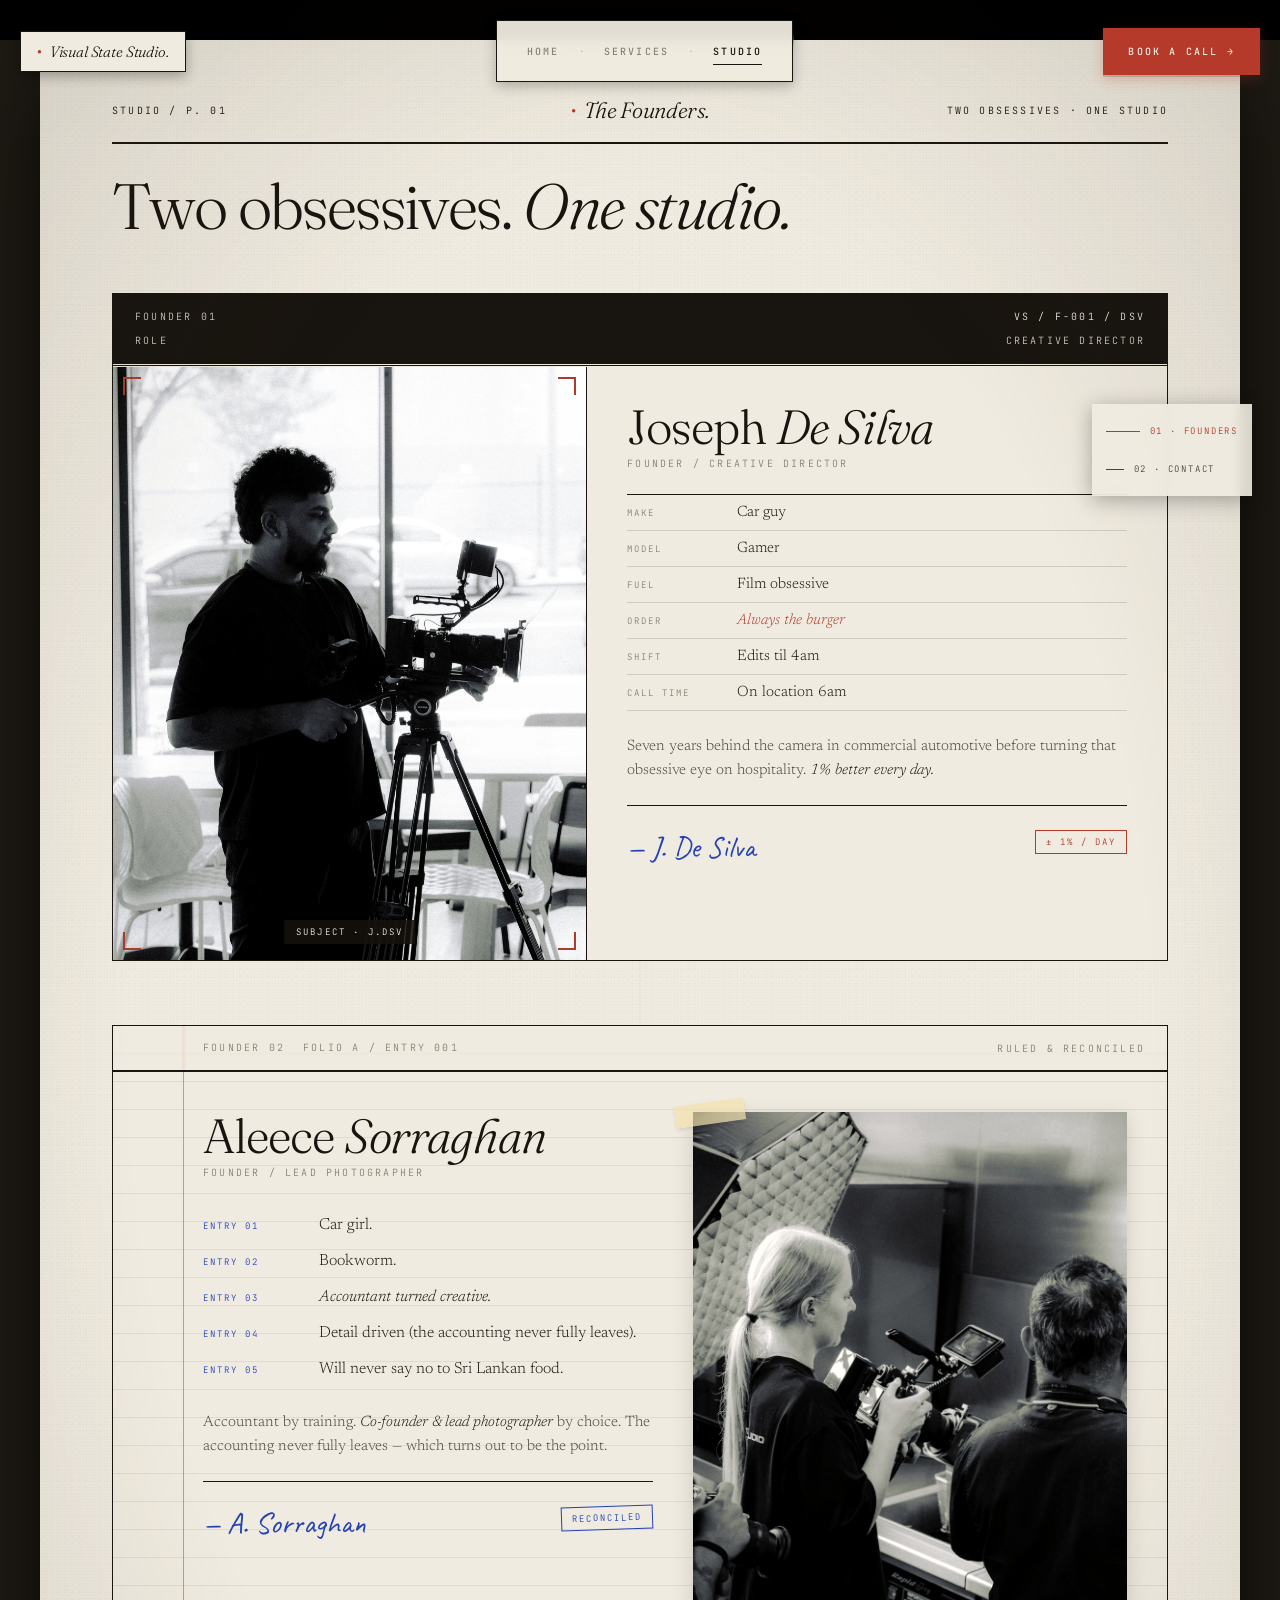
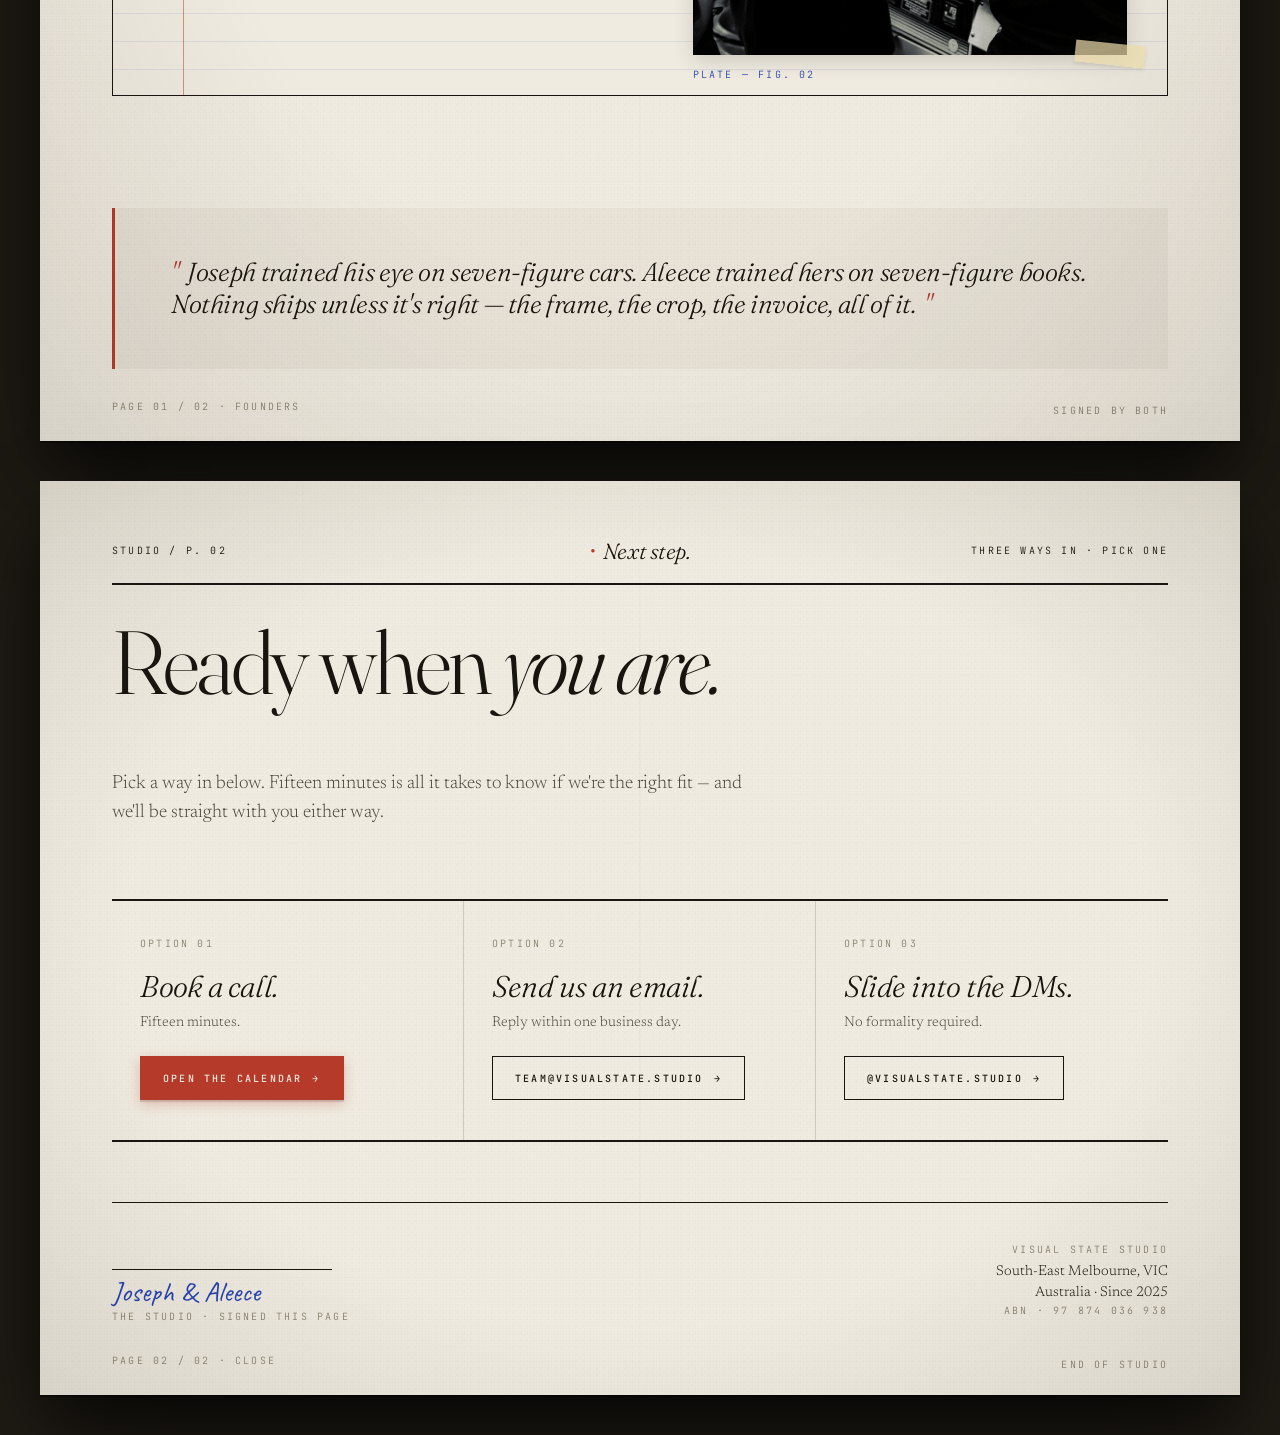
<file: studio/index.html>
<!DOCTYPE html>
<html lang="en">
<head>
<meta charset="UTF-8">
<meta name="viewport" content="width=device-width, initial-scale=1.0">
<meta name="robots" content="index, follow">
<meta name="theme-color" content="#1E1A14">

<title>Studio — Visual State Studio</title>
<meta name="description" content="Two founders, one studio. Meet Joseph and Aleece — creative director and lead photographer — and pick a way in: Calendly, email, or DMs.">
<link rel="canonical" href="https://visualstate.studio/studio/">

<!-- Open Graph -->
<meta property="og:type" content="website">
<meta property="og:url" content="https://visualstate.studio/studio/">
<meta property="og:title" content="Studio — Visual State Studio">
<meta property="og:description" content="Two obsessives. One studio. Meet the founders and book a call.">
<meta property="og:image" content="https://visualstate.studio/assets/about/joseph.jpg">
<meta property="og:site_name" content="Visual State Studio">

<!-- Twitter -->
<meta name="twitter:card" content="summary_large_image">
<meta name="twitter:title" content="Studio — Visual State Studio">
<meta name="twitter:description" content="Two obsessives. One studio. Meet the founders and book a call.">
<meta name="twitter:image" content="https://visualstate.studio/assets/about/joseph.jpg">

<!-- Favicons -->
<link rel="icon" type="image/svg+xml" href="/assets/favicon/favicon.svg">
<link rel="icon" type="image/x-icon" href="/assets/favicon/favicon.ico">
<link rel="icon" type="image/png" sizes="16x16" href="/assets/favicon/favicon-16x16.png">
<link rel="icon" type="image/png" sizes="32x32" href="/assets/favicon/favicon-32x32.png">
<link rel="icon" type="image/png" sizes="48x48" href="/assets/favicon/favicon-48x48.png">
<link rel="icon" type="image/png" sizes="192x192" href="/assets/favicon/favicon-192x192.png">
<link rel="icon" type="image/png" sizes="512x512" href="/assets/favicon/favicon-512x512.png">
<link rel="apple-touch-icon" sizes="180x180" href="/assets/favicon/favicon-180x180.png">
<link rel="manifest" href="/assets/favicon/site.webmanifest">

<!-- Fonts -->
<link rel="preconnect" href="https://fonts.googleapis.com">
<link rel="preconnect" href="https://fonts.gstatic.com" crossorigin>
<link rel="preload" as="style" href="https://fonts.googleapis.com/css2?family=Fraunces:ital,opsz,wght@0,9..144,300;0,9..144,400;1,9..144,300;1,9..144,400&family=Newsreader:ital,wght@0,300;0,400;1,300;1,400&family=JetBrains+Mono:wght@300;400;500&family=Caveat:wght@400;600&display=swap">
<link href="https://fonts.googleapis.com/css2?family=Fraunces:ital,opsz,wght@0,9..144,300;0,9..144,400;1,9..144,300;1,9..144,400&family=Newsreader:ital,wght@0,300;0,400;1,300;1,400&family=JetBrains+Mono:wght@300;400;500&family=Caveat:wght@400;600&display=swap" rel="stylesheet">

<!-- Shared site CSS -->
<link rel="stylesheet" href="/assets/css/site.css">
</head>
<body>

<div class="topbar">
  <a href="/" class="topbar-brand">Visual State Studio.</a>
  <nav class="topbar-middle topbar-nav" aria-label="Site">
    <a href="/" data-nav="home">Home</a>
    <span class="sep" aria-hidden="true">·</span>
    <a href="/services/" data-nav="services">Services</a>
    <span class="sep" aria-hidden="true">·</span>
    <a href="/studio/" data-nav="studio">Studio</a>
  </nav>
  <a href="https://calendly.com/team-visualstate/new-meeting" target="_blank" rel="noopener noreferrer" class="topbar-cta" data-arrow="none">Book a call →</a>
</div>

<nav class="nav-dots" id="nav-dots" aria-label="Page navigation">
  <a href="#founders" data-page="founders" class="active"><span class="tick"></span><span>01 · Founders</span></a>
  <a href="#contact" data-page="contact"><span class="tick"></span><span>02 · Contact</span></a>
</nav>

<!-- =================================================== -->
<!-- FOUNDERS                                              -->
<!-- =================================================== -->
<article class="page" id="founders" data-screen-label="01 · Founders">
  <header class="letterhead">
    <div class="letterhead-left">Studio / P. 01</div>
    <div class="letterhead-mark">The <em>Founders.</em></div>
    <div class="letterhead-right">Two obsessives · One studio</div>
  </header>

  <h2 class="studio-heading reveal" style="margin-top:32px;">Two obsessives. <em>One studio.</em></h2>

  <!-- Founder cards — custom-designed per founder -->
  <div class="founders-wrap">

    <!-- JOSEPH — Technical spec-sheet / car-guy / gearhead card -->
    <section class="founder founder--joseph">
      <div class="founder-j-slate">
        <div class="founder-j-slate-row">
          <span class="mono">Founder 01</span>
          <span class="mono">VS / F-001 / DSV</span>
        </div>
        <div class="founder-j-slate-row">
          <span class="mono">Role</span>
          <span class="mono">Creative Director</span>
        </div>
      </div>

      <div class="founder-j-main">
        <div class="founder-j-photo">
          <img src="/assets/about/joseph.jpg" alt="Portrait of Joseph De Silva — founder and director at Visual State Studio, Melbourne" loading="lazy">
          <div class="founder-j-corner tl"></div>
          <div class="founder-j-corner tr"></div>
          <div class="founder-j-corner bl"></div>
          <div class="founder-j-corner br"></div>
          <div class="founder-j-label mono">Subject · J.DSV</div>
        </div>

        <div class="founder-j-body">
          <h3 class="founder-j-name">Joseph <em>De Silva</em></h3>
          <span class="mono founder-j-role">Founder / Creative Director</span>

          <ul class="founder-j-specs">
            <li><span class="mono">Make</span><span>Car guy</span></li>
            <li><span class="mono">Model</span><span>Gamer</span></li>
            <li><span class="mono">Fuel</span><span>Film obsessive</span></li>
            <li><span class="mono">Order</span><span><em>Always the burger</em></span></li>
            <li><span class="mono">Shift</span><span>Edits til 4am</span></li>
            <li><span class="mono">Call time</span><span>On location 6am</span></li>
          </ul>

          <p class="founder-j-bio">
            Seven years behind the camera in commercial automotive before turning that obsessive eye on hospitality. <em>1% better every day.</em>
          </p>

          <div class="founder-j-foot">
            <span class="studio-sig">— J. De Silva</span>
            <span class="mono founder-j-stamp">± 1% / day</span>
          </div>
        </div>
      </div>
    </section>

    <!-- ALEECE — Ruled ledger / accountant's book / bookworm card -->
    <section class="founder founder--aleece">
      <div class="founder-a-header">
        <div class="founder-a-header-left">
          <span class="mono">Founder 02</span>
          <span class="mono">Folio A / Entry 001</span>
        </div>
        <div class="founder-a-header-right">
          <span class="mono">Ruled &amp; reconciled</span>
        </div>
      </div>

      <div class="founder-a-main">
        <div class="founder-a-body">
          <h3 class="founder-a-name">Aleece <em>Sorraghan</em></h3>
          <span class="mono founder-a-role">Founder / Lead Photographer</span>

          <div class="founder-a-entries">
            <div class="founder-a-entry"><span class="mono">Entry 01</span><span>Car girl.</span></div>
            <div class="founder-a-entry"><span class="mono">Entry 02</span><span>Bookworm.</span></div>
            <div class="founder-a-entry"><span class="mono">Entry 03</span><span><em>Accountant turned creative.</em></span></div>
            <div class="founder-a-entry"><span class="mono">Entry 04</span><span>Detail driven (the accounting never fully leaves).</span></div>
            <div class="founder-a-entry"><span class="mono">Entry 05</span><span>Will never say no to Sri Lankan food.</span></div>
          </div>

          <p class="founder-a-bio">
            Accountant by training. <em>Co-founder &amp; lead photographer</em> by choice. The accounting never fully leaves — which turns out to be the point.
          </p>

          <div class="founder-a-foot">
            <span class="studio-sig">— A. Sorraghan</span>
            <span class="mono founder-a-stamp">Reconciled</span>
          </div>
        </div>

        <div class="founder-a-photo">
          <img src="/assets/about/aleece.jpg" alt="Portrait of Aleece Sorraghan — founder and brand lead at Visual State Studio, Melbourne" loading="lazy">
          <div class="founder-a-tape tape1"></div>
          <div class="founder-a-tape tape2"></div>
          <div class="founder-a-caption">
            <span class="mono">Plate — Fig. 02</span>
          </div>
        </div>
      </div>
    </section>

    <div class="studio-quote">
      Joseph trained his eye on seven-figure cars. Aleece trained hers on seven-figure books. Nothing ships unless it's right — the frame, the crop, <em>the invoice</em>, all of it.
    </div>
  </div>

  <div class="page-number">Page 01 / 02 · Founders</div>
  <div class="page-stamp">Signed by both</div>
</article>

<!-- =================================================== -->
<!-- CONTACT / BOOK A CALL                                 -->
<!-- =================================================== -->
<article class="page" id="contact" data-screen-label="02 · Contact">
  <header class="letterhead">
    <div class="letterhead-left">Studio / P. 02</div>
    <div class="letterhead-mark">Next <em>step.</em></div>
    <div class="letterhead-right">Three ways in · Pick one</div>
  </header>

  <h2 class="close-heading reveal" style="margin-top:32px;">Ready when <em>you are.</em></h2>
  <p class="close-sub reveal reveal-d1">
    Pick a way in below. Fifteen minutes is all it takes to know if we're the right fit — and we'll be straight with you either way.
  </p>

  <div class="close-grid">
    <a href="https://calendly.com/team-visualstate/new-meeting" target="_blank" rel="noopener noreferrer" class="close-card close-card--primary">
      <span class="mono cc-no">Option 01</span>
      <h3>Book a call.</h3>
      <p class="cc-detail">Fifteen minutes.</p>
      <span class="cc-cta">Open the calendar</span>
    </a>
    <a href="mailto:team@visualstate.studio" class="close-card">
      <span class="mono cc-no">Option 02</span>
      <h3>Send us an email.</h3>
      <p class="cc-detail">Reply within one business day.</p>
      <span class="cc-cta">team@visualstate.studio</span>
    </a>
    <a href="https://instagram.com/visualstate.studio" target="_blank" rel="noreferrer" class="close-card">
      <span class="mono cc-no">Option 03</span>
      <h3>Slide into the DMs.</h3>
      <p class="cc-detail">No formality required.</p>
      <span class="cc-cta">@visualstate.studio</span>
    </a>
  </div>

  <footer class="close-foot">
    <div class="sig-block">
      <div class="sig-line"></div>
      <div class="sig-name">Joseph &amp; Aleece</div>
      <div class="sig-title">The Studio · Signed this page</div>
    </div>
    <div class="address">
      <span class="mono">Visual State Studio</span>
      <p>South-East Melbourne, VIC<br>Australia · Since 2025</p>
      <span class="mono">ABN · 97 874 036 938</span>
    </div>
  </footer>

  <div class="page-number">Page 02 / 02 · Close</div>
  <div class="page-stamp">End of studio</div>
</article>

<script src="/assets/js/site.js" defer></script>
</body>
</html>
</file>
<file: assets/css/site.css>
:root {
  --paper: #F0EBE0;
  --paper-shadow: #D8D2C3;
  --ink: #18140F;
  --ink-soft: #4A4437;
  --muted: #8A8270;
  --rule: #1A1510;
  --stamp: #B53A2A;
  --mark: #2542B5; /* hand annotations */
  --bg: #1E1A14;
  --background: #1E1A14; /* brand-guide alias */
  --paper-raised: #FBF7EC; /* lighter variant of --paper — used for the floating work-tile surface */

  /* Motion — per Brand Guide §09 */
  --ease-out-editorial: cubic-bezier(0.2, 0.7, 0.2, 1);
  --ease-standard:      cubic-bezier(0.4, 0.0, 0.2, 1);
  --ease-in:            cubic-bezier(0.4, 0.0, 1.0, 1.0);
  --dur-instant: 80ms;
  --dur-fast:    180ms;
  --dur-base:    320ms;
  --dur-slow:    560ms;
  --dur-reveal:  900ms;
}

/* Focus states — Brand Guide §08 — 2px --mark ring at 2px offset */
a:focus-visible,
button:focus-visible,
[role="button"]:focus-visible,
input:focus-visible,
textarea:focus-visible,
select:focus-visible {
  outline: 2px solid var(--mark);
  outline-offset: 2px;
}
.nav-dots a:focus-visible,
.topbar-cta:focus-visible,
.close-card:focus-visible,
.work-tile:focus-visible,
.lightbox-close:focus-visible,
.topbar-nav a:focus-visible {
  outline: 2px solid var(--mark);
  outline-offset: 2px;
}
* { margin: 0; padding: 0; box-sizing: border-box; }
html, body {
  background: var(--bg);
  font-family: 'Newsreader', Georgia, serif;
  color: var(--ink);
  -webkit-font-smoothing: antialiased;
  font-weight: 300;
  overflow-x: clip;
}

/* Dark leather desk background (between pages) */
body::before {
  content: '';
  position: fixed; inset: 0; z-index: -1;
  background:
    radial-gradient(ellipse at 50% 30%, #2a241a, #0d0a07 70%),
    linear-gradient(180deg, #1a1510, #0a0805);
  background-blend-mode: multiply;
}

/* ---------- TYPE ---------- */
.mono { font-family: 'JetBrains Mono', ui-monospace, monospace; font-size: 10px; letter-spacing: .22em; text-transform: uppercase; }
.disp { font-family: 'Fraunces', serif; font-weight: 300; letter-spacing: -.02em; }
.hand { font-family: 'Caveat', cursive; color: var(--mark); }
.read { font-family: 'Newsreader', serif; }
em { font-style: italic; }

/* ---------- PAGE SHELL ---------- */
.page {
  position: relative;
  max-width: min(1920px, calc(100vw - 80px));
  margin: 40px auto;
  background: var(--paper);
  color: var(--ink);
  padding: 56px 72px 72px;
  box-shadow:
    0 2px 0 rgba(0,0,0,.4),
    0 30px 60px -15px rgba(0,0,0,.6),
    0 50px 100px -20px rgba(0,0,0,.5);
  overflow: hidden;
  /* paper texture */
  background-image:
    radial-gradient(rgba(24,20,15,0.025) 1px, transparent 1px),
    radial-gradient(rgba(24,20,15,0.018) 1px, transparent 1px),
    linear-gradient(180deg, rgba(216,210,195,0.15), transparent 100px);
  background-size: 3px 3px, 7px 7px, 100% 100%;
  background-position: 0 0, 1px 2px, 0 0;
}
/* fold shadow down centre */
.page::before {
  content: '';
  position: absolute; top: 0; bottom: 0;
  left: 50%; width: 1px;
  background: linear-gradient(180deg, transparent, rgba(24,20,15,.08) 20%, rgba(24,20,15,.08) 80%, transparent);
  transform: translateX(-.5px);
  pointer-events: none;
  opacity: .5;
}
/* slight corner darkening */
.page::after {
  content: '';
  position: absolute; inset: 0;
  pointer-events: none;
  background: radial-gradient(ellipse at 50% 50%, transparent 60%, rgba(48,40,28,.12));
}

/* ---------- LETTERHEAD (top of each page) ---------- */
.letterhead {
  display: grid;
  grid-template-columns: 1fr auto 1fr;
  gap: 24px;
  padding-bottom: 18px;
  border-bottom: 2px solid var(--rule);
  margin-bottom: 4px;
  align-items: center;
}
.letterhead-left, .letterhead-right { font-size: 10px; letter-spacing: .22em; text-transform: uppercase; font-family: 'JetBrains Mono', monospace; color: var(--ink); }
.letterhead-right { text-align: right; }
.letterhead-mark {
  font-family: 'Fraunces', serif;
  font-style: italic;
  font-weight: 300;
  font-size: 22px;
  letter-spacing: -.02em;
  color: var(--ink);
  white-space: nowrap;
}
.letterhead-mark::before {
  content: '●';
  color: var(--stamp);
  font-size: 8px;
  vertical-align: middle;
  margin-right: 8px;
  transform: translateY(-3px);
  display: inline-block;
}

/* double-rule under letterhead */
.page > .letterhead + .rule-thin {
  border-top: 1px solid var(--rule);
  margin-top: 4px;
  margin-bottom: 40px;
}

/* ---------- PAGE METADATA STRIP ---------- */
.meta-strip {
  display: grid;
  grid-template-columns: repeat(4, 1fr);
  gap: 32px;
  padding: 18px 0;
  border-bottom: 1px solid var(--rule);
  margin-bottom: 48px;
}
.meta-field .mono { color: var(--muted); margin-bottom: 6px; display: block; }
.meta-field .value {
  font-family: 'Newsreader', serif;
  font-size: 16px;
  line-height: 1.3;
  color: var(--ink);
}
.meta-field .value em { font-style: italic; }

/* ---------- PAGE NUMBERING (bottom corner) ---------- */
.page-number {
  position: absolute;
  bottom: 28px; left: 72px;
  font-family: 'JetBrains Mono', monospace;
  font-size: 10px;
  letter-spacing: .22em;
  color: var(--muted);
  text-transform: uppercase;
}
.page-stamp {
  position: absolute;
  bottom: 24px; right: 72px;
  font-family: 'JetBrains Mono', monospace;
  font-size: 10px;
  letter-spacing: .22em;
  color: var(--muted);
  text-transform: uppercase;
}

/* ========================================================
   PAGE 01 — COVER
   ======================================================== */
.cover {
  padding: 56px 72px 80px;
}
.cover-hero {
  padding: 80px 0 100px;
}
.cover-kicker { color: var(--ink-soft); margin-bottom: 48px; }
.cover-kicker::before {
  content: '—'; margin-right: 14px; color: var(--stamp);
}
.cover-title {
  font-family: 'Fraunces', serif;
  font-weight: 300;
  font-size: clamp(64px, 11vw, 160px);
  line-height: .88;
  letter-spacing: -.045em;
  color: var(--ink);
  text-wrap: balance;
}
.cover-title em { font-style: italic; }
.cover-title .struck {
  text-decoration: line-through;
  text-decoration-thickness: 3px;
  text-decoration-color: var(--stamp);
  color: var(--ink-soft);
  position: relative;
}
/* hand-annotation replacing "agency" — arrow points LEFT back at the struck word */
.hand-fix {
  font-family: 'Caveat', cursive;
  color: var(--mark);
  font-size: clamp(26px, 2.6vw, 48px);
  position: absolute;
  top: 50%;
  left: calc(100% + 18px);
  transform: translateY(-55%) rotate(-4deg);
  font-weight: 500;
  white-space: nowrap;
  letter-spacing: 0;
  line-height: 1;
  pointer-events: none;
  display: inline-flex;
  align-items: center;
  gap: .18em;
}
.hand-fix::before {
  content: '←';
  display: inline-block;
  font-size: .85em;
  opacity: .85;
  transform: translateY(-.05em);
}

.cover-sub {
  max-width: 700px;
  font-family: 'Newsreader', serif;
  font-size: clamp(17px, 1.4vw, 22px);
  line-height: 1.45;
  color: var(--ink-soft);
  margin-top: 64px;
  text-wrap: pretty;
}
.cover-sub em { color: var(--ink); font-style: italic; }

/* Approved stamp on cover */
.stamp {
  position: absolute;
  top: 130px; right: 68px;
  padding: 14px 22px 16px;
  border: 3px solid var(--stamp);
  color: var(--stamp);
  font-family: 'JetBrains Mono', monospace;
  font-size: 12px;
  letter-spacing: .26em;
  text-transform: uppercase;
  transform: rotate(-6deg);
  opacity: 1;
  line-height: 1.4;
  text-align: center;
  background: rgba(181,58,42,.06);
  box-shadow: 0 0 0 1px var(--stamp), inset 0 0 0 2px rgba(181,58,42,.15);
}
.stamp em {
  display: block;
  font-family: 'Fraunces', serif;
  font-style: italic;
  font-size: 20px;
  letter-spacing: -.01em;
  margin-top: 3px;
  text-transform: none;
  font-weight: 400;
}
/* paper wear under stamp */
.stamp::before {
  content: '';
  position: absolute;
  inset: 2px;
  background: radial-gradient(ellipse, transparent 60%, rgba(181,58,42,.15));
  mix-blend-mode: multiply;
  pointer-events: none;
}

/* Cover footer — three columns */
.cover-foot {
  display: grid;
  grid-template-columns: 1fr 1fr 1fr;
  gap: 40px;
  padding-top: 36px;
  border-top: 1px solid var(--rule);
  margin-top: 80px;
}
.cover-foot-field .mono { color: var(--muted); display: block; margin-bottom: 8px; }
.cover-foot-field .value { font-family: 'Fraunces', serif; font-size: 22px; line-height: 1.15; color: var(--ink); font-style: italic; font-weight: 300; letter-spacing: -.01em; }

/* ========================================================
   PAGE 02 — THE CLIENTS (table)
   ======================================================== */
.clients-heading {
  font-family: 'Fraunces', serif;
  font-weight: 300;
  font-size: clamp(36px, 5vw, 68px);
  line-height: .95;
  letter-spacing: -.025em;
  margin-bottom: 12px;
  color: var(--ink);
}
.clients-heading em { font-style: italic; }
.clients-sub {
  max-width: 620px;
  font-size: 17px;
  line-height: 1.5;
  color: var(--ink-soft);
  margin-bottom: 56px;
}

.ledger {
  width: 100%;
  border-collapse: collapse;
  font-family: 'Newsreader', serif;
}
.ledger thead th {
  font-family: 'JetBrains Mono', monospace;
  font-size: 9px;
  letter-spacing: .24em;
  text-transform: uppercase;
  color: var(--muted);
  text-align: left;
  padding: 10px 12px;
  border-bottom: 1px solid var(--rule);
  font-weight: 500;
}
.ledger thead th:last-child, .ledger tbody td:last-child { text-align: right; }
.ledger tbody tr {
  border-bottom: 1px solid rgba(24,20,15,.15);
  cursor: pointer;
  transition: background .2s;
}
.ledger tbody tr:hover { background: rgba(181,58,42,.05); }
.ledger tbody tr.open { background: rgba(181,58,42,.04); }
.ledger tbody td {
  padding: 22px 12px;
  font-size: 18px;
  vertical-align: top;
  color: var(--ink);
}
.ledger .cli-no { font-family: 'JetBrains Mono', monospace; font-size: 11px; letter-spacing: .2em; color: var(--muted); width: 60px; }
.ledger .cli-name { font-family: 'Fraunces', serif; font-size: 22px; line-height: 1.1; letter-spacing: -.015em; font-weight: 300; }
.ledger .cli-name em { font-style: italic; }
.ledger .cli-industry { color: var(--ink-soft); font-size: 15px; }
.ledger .cli-length { font-size: 15px; color: var(--ink-soft); width: 180px; }
.ledger .cli-result { font-style: italic; color: var(--ink); font-size: 16px; line-height: 1.3; }
.ledger .cli-result strong { color: var(--stamp); font-style: normal; font-weight: 400; }

/* Expanded row inside ledger */
.ledger tr.details-row {
  display: none;
  cursor: default;
}
.ledger tr.details-row.open {
  display: table-row;
}
.ledger tr.details-row:hover { background: transparent; }
.ledger tr.details-row td {
  padding: 0 12px 28px;
  border-bottom: none;
}
.ledger tr.details-row.open td { padding-top: 8px; }
.ledger tr.details-row .details-inner {
  display: grid;
  grid-template-columns: 2fr 3fr;
  gap: 40px;
  align-items: start;
  padding: 8px 0 24px;
}
.ledger .detail-copy p {
  font-size: 15px;
  line-height: 1.6;
  color: var(--ink-soft);
  margin-bottom: 14px;
}
.ledger .detail-copy p em { color: var(--ink); }
.ledger .detail-grid {
  display: grid;
  grid-template-columns: repeat(3, 1fr);
  gap: 4px;
}
.ledger .detail-grid img {
  width: 100%;
  aspect-ratio: 1;
  object-fit: cover;
  filter: saturate(.9);
}

/* ========================================================
   PAGE 03 — HOW WE WORK
   ======================================================== */
.rhythm-heading {
  font-family: 'Fraunces', serif;
  font-weight: 300;
  font-size: clamp(36px, 5vw, 68px);
  line-height: .95;
  letter-spacing: -.025em;
  margin-bottom: 12px;
  color: var(--ink);
}
.rhythm-heading em { font-style: italic; }
.rhythm-lead {
  max-width: 640px;
  font-size: 18px;
  line-height: 1.5;
  color: var(--ink-soft);
  margin-bottom: 56px;
}
.rhythm-lead em { color: var(--ink); font-style: italic; }

.rhythm-grid {
  display: grid;
  grid-template-columns: repeat(4, 1fr);
  border-top: 1px solid var(--rule);
  border-bottom: 1px solid var(--rule);
}
.rhythm-week {
  padding: 28px 20px 40px;
  border-right: 1px solid rgba(24,20,15,.15);
  position: relative;
}
.rhythm-week:last-child { border-right: 0; }
.rhythm-week .wk-no { color: var(--muted); margin-bottom: 24px; display: block; }
.rhythm-week h3 {
  font-family: 'Fraunces', serif;
  font-weight: 300;
  font-style: italic;
  font-size: 28px;
  line-height: 1.1;
  letter-spacing: -.015em;
  color: var(--ink);
  margin-bottom: 16px;
}
.rhythm-week ul { list-style: none; }
.rhythm-week li {
  font-size: 14px;
  line-height: 1.5;
  color: var(--ink-soft);
  padding: 6px 0;
  padding-left: 18px;
  position: relative;
}
.rhythm-week li::before {
  content: '—';
  position: absolute;
  left: 0;
  color: var(--stamp);
}

/* Handwritten annotation on the rhythm */
.rhythm-note {
  position: absolute;
  top: 10px; right: 16px;
  font-family: 'Caveat', cursive;
  color: var(--mark);
  font-size: 20px;
  transform: rotate(3deg);
  max-width: 140px;
  line-height: 1.1;
}

/* two-column aside after rhythm */
.rhythm-aside {
  display: grid;
  grid-template-columns: 1fr 1fr;
  gap: 64px;
  margin-top: 64px;
}
.rhythm-aside h4 { color: var(--muted); margin-bottom: 18px; font-family: 'JetBrains Mono', monospace; font-size: 10px; letter-spacing: .22em; text-transform: uppercase; font-weight: 500; }
.rhythm-aside p { font-size: 16px; line-height: 1.55; color: var(--ink); margin-bottom: 14px; }
.rhythm-aside em { font-style: italic; }

/* ========================================================
   PAGE 04 — THE STUDIO
   ======================================================== */
.studio-heading {
  font-family: 'Fraunces', serif;
  font-weight: 300;
  font-size: clamp(36px, 5vw, 68px);
  line-height: .95;
  letter-spacing: -.025em;
  margin-bottom: 56px;
  color: var(--ink);
}
.studio-heading em { font-style: italic; }

.studio-grid {
  display: grid;
  grid-template-columns: 1fr 1fr;
  gap: 60px;
}
.studio-card {
  padding: 32px 0;
  border-top: 2px solid var(--rule);
}
.studio-photo {
  aspect-ratio: 4/5;
  background: var(--paper-shadow);
  overflow: hidden;
  margin-bottom: 24px;
  filter: sepia(.08);
}
.studio-photo img { width: 100%; height: 100%; object-fit: cover; display: block; }
.studio-name {
  font-family: 'Fraunces', serif;
  font-weight: 300;
  font-size: 40px;
  line-height: 1;
  letter-spacing: -.02em;
  color: var(--ink);
  margin-bottom: 6px;
}
.studio-name em { font-style: italic; }
.studio-role { color: var(--muted); margin-bottom: 20px; display: block; }
.studio-bio { font-size: 15px; line-height: 1.6; color: var(--ink-soft); margin-bottom: 20px; }
.studio-sig {
  font-family: 'Caveat', cursive;
  color: var(--mark);
  font-size: 30px;
  line-height: 1;
  margin-top: 10px;
  display: block;
  white-space: nowrap;
}

.studio-quote {
  grid-column: 1 / -1;
  margin-top: 48px;
  padding: 48px 56px;
  background: rgba(24,20,15,.04);
  border-left: 3px solid var(--stamp);
  font-family: 'Fraunces', serif;
  font-style: italic;
  font-weight: 300;
  font-size: 26px;
  line-height: 1.25;
  letter-spacing: -.015em;
  color: var(--ink);
}
.studio-quote::before { content: '"'; margin-right: 4px; color: var(--stamp); }
.studio-quote::after { content: '"'; margin-left: 4px; color: var(--stamp); }

/* ========================================================
   PAGE 05 — NEXT STEP
   ======================================================== */
.close-heading {
  font-family: 'Fraunces', serif;
  font-weight: 300;
  font-size: clamp(48px, 7vw, 108px);
  line-height: 1.0;
  letter-spacing: -.035em;
  margin-bottom: 64px;
  color: var(--ink);
  max-width: 900px;
  text-wrap: balance;
}
.close-heading em { font-style: italic; }
.close-sub {
  max-width: 640px;
  font-size: 19px;
  line-height: 1.5;
  color: var(--ink-soft);
  margin-bottom: 72px;
}

.close-grid {
  display: grid;
  grid-template-columns: repeat(3, 1fr);
  border-top: 2px solid var(--rule);
  border-bottom: 2px solid var(--rule);
  margin-bottom: 60px;
}
.close-card {
  padding: 36px 28px 40px;
  border-right: 1px solid rgba(24,20,15,.15);
  cursor: pointer;
  transition: background var(--dur-fast) var(--ease-out-editorial);
  text-decoration: none;
  color: inherit;
  display: flex;
  flex-direction: column;
  align-items: flex-start;
}
.close-card:last-child { border-right: 0; }
.close-card:hover { background: rgba(181,58,42,.05); }
.close-card .cc-no { color: var(--muted); margin-bottom: 20px; display: block; }
.close-card h3 {
  font-family: 'Fraunces', serif;
  font-weight: 300;
  font-style: italic;
  font-size: 30px;
  line-height: 1.1;
  color: var(--ink);
  letter-spacing: -.015em;
  margin-bottom: 10px;
}
.close-card .cc-detail {
  font-size: 14px;
  line-height: 1.5;
  color: var(--ink-soft);
  margin-bottom: 22px;
  flex: 1;
}
/* close-card CTA — now a visible chip. Variant primary/secondary handled via parent mod class. */
.close-card .cc-cta {
  font-family: 'JetBrains Mono', monospace;
  font-size: 10px;
  letter-spacing: .22em;
  text-transform: uppercase;
  font-weight: 500;
  padding: 14px 22px;
  min-height: 44px;
  display: inline-flex;
  gap: 10px;
  align-items: center;
  background: transparent;
  color: var(--ink);
  border: 1px solid var(--ink);
  transition:
    transform var(--dur-fast) var(--ease-out-editorial),
    background-color var(--dur-fast) var(--ease-out-editorial),
    color var(--dur-fast) var(--ease-out-editorial),
    box-shadow var(--dur-fast) var(--ease-out-editorial);
}
.close-card .cc-cta::after {
  content: '→';
  transition: transform var(--dur-fast) var(--ease-out-editorial);
}
.close-card:hover .cc-cta {
  background: var(--ink);
  color: var(--paper);
  transform: translateY(-2px);
}
.close-card:hover .cc-cta::after { transform: translateX(3px); }
/* Primary variant — Option 01 "Book a call" */
.close-card--primary .cc-cta {
  background: var(--stamp);
  color: var(--paper);
  border-color: var(--stamp);
  box-shadow: 0 4px 12px rgba(181,58,42,.28), 0 2px 0 rgba(24,20,15,.15);
}
.close-card--primary:hover .cc-cta {
  background: var(--stamp);
  color: var(--paper);
  border-color: var(--stamp);
  filter: brightness(.92) saturate(1.05);
  box-shadow: 0 8px 20px rgba(181,58,42,.4), 0 3px 0 rgba(24,20,15,.2);
}

.close-foot {
  display: grid;
  grid-template-columns: 1fr 1fr;
  gap: 40px;
  align-items: end;
  padding-top: 40px;
  border-top: 1px solid var(--rule);
}
.close-foot .sig-block { text-align: left; }
.close-foot .sig-line {
  height: 1px; background: var(--ink); margin-bottom: 8px; max-width: 220px;
}
.close-foot .sig-name { font-family: 'Caveat', cursive; color: var(--mark); font-size: 28px; line-height: 1; margin-bottom: 4px; }
.close-foot .sig-title { color: var(--muted); font-family: 'JetBrains Mono', monospace; font-size: 10px; letter-spacing: .22em; text-transform: uppercase; }
.close-foot .address { text-align: right; }
.close-foot .address .mono { color: var(--muted); margin-bottom: 6px; display: block; }
.close-foot .address p { font-size: 14px; line-height: 1.5; color: var(--ink); }

/* ========================================================
   PAGE — PAIN POINTS
   ======================================================== */
.pains-heading {
  font-family: 'Fraunces', serif;
  font-weight: 300;
  font-size: clamp(40px, 6vw, 88px);
  line-height: .95;
  letter-spacing: -.03em;
  margin: 12px 0 56px;
  color: var(--ink);
  max-width: 900px;
  text-wrap: balance;
}
.pains-heading em { font-style: italic; }

.pains-list {
  border-top: 1px solid var(--rule);
}
.pain {
  display: grid;
  grid-template-columns: 1.4fr 1fr;
  gap: 60px;
  padding: 40px 0;
  border-bottom: 1px solid rgba(24,20,15,.15);
  align-items: start;
  position: relative;
}
.pain-problem { position: relative; }
.pain-no { color: var(--muted); display: block; margin-bottom: 16px; }
.pain-quote {
  font-family: 'Fraunces', serif;
  font-weight: 300;
  font-size: clamp(26px, 3.4vw, 48px);
  line-height: 1.05;
  letter-spacing: -.02em;
  color: var(--ink);
  text-wrap: balance;
}
.pain-quote em { font-style: italic; color: var(--stamp); }
.pain-fix {
  padding-top: 6px;
  border-left: 2px solid var(--stamp);
  padding-left: 24px;
}
.pain-fix .mono { color: var(--stamp); display: block; margin-bottom: 10px; }
.pain-fix p {
  font-family: 'Newsreader', serif;
  font-size: 17px;
  line-height: 1.5;
  color: var(--ink);
}
.pains-kicker {
  margin-top: 40px;
  /* Reserve clearance for absolute-positioned .page-number / .page-stamp
     (which sit at bottom:24-28px within the .page). Page padding-bottom is
     72px desktop / 96px mobile, but that's eaten by flow content when the
     pains list is tall. This padding-bottom guarantees the kicker line and
     the footer stamps never share pixels. */
  padding-bottom: 72px;
  text-align: center;
}
.pains-hand {
  font-size: 28px;
  display: inline-block;
  transform: rotate(-2deg);
}

/* ========================================================
   PAGE — CLIENTS (talent-folio reel cards)
   ======================================================== */
.work-grid {
  display: grid;
  grid-template-columns: repeat(3, 1fr);
  gap: 16px;
  margin-top: 16px;
}
.work-tile {
  background: var(--paper-raised);
  border: 1px solid var(--rule);
  padding: 12px 12px 14px;
  box-shadow: 0 4px 0 rgba(20,17,13,.1);
  cursor: pointer;
  transition: transform .2s, box-shadow .2s;
  text-decoration: none;
  color: var(--ink);
  display: flex;
  flex-direction: column;
  position: relative;
}
.work-tile:hover { transform: translateY(-2px); box-shadow: 0 6px 0 rgba(20,17,13,.15); }

.work-tile .wt-slate {
  display: grid;
  grid-template-columns: 1fr auto;
  gap: 10px;
  align-items: center;
  padding-bottom: 8px;
  margin-bottom: 10px;
  border-bottom: 1px dashed var(--rule);
  font-family: 'JetBrains Mono', monospace;
  font-size: 9px;
  letter-spacing: .2em;
  text-transform: uppercase;
  font-weight: 500;
  color: var(--muted);
}
.work-tile .wt-slate .wt-stamp-mini {
  color: var(--stamp);
  border: 1px solid var(--stamp);
  padding: 2px 6px;
  font-size: 8px;
  letter-spacing: .22em;
}

.work-tile .wt-ph {
  position: relative;
  aspect-ratio: 4/5;
  overflow: hidden;
  background: var(--paper-shadow);
  filter: sepia(.05) saturate(.95);
}
.work-tile .wt-ph img {
  width: 100%;
  height: 100%;
  object-fit: cover;
  transition: transform 1s cubic-bezier(.16,1,.3,1);
  display: block;
}
.work-tile:hover .wt-ph img { transform: scale(1.04); }

/* Expand hint that fades in on hover */
.work-tile .wt-expand {
  position: absolute;
  bottom: 10px; right: 10px;
  background: rgba(24,20,15,.88);
  color: var(--paper);
  padding: 6px 10px;
  font-family: 'JetBrains Mono', monospace;
  font-size: 9px;
  letter-spacing: .22em;
  text-transform: uppercase;
  opacity: 0;
  transform: translateY(6px);
  transition: opacity .3s, transform .3s;
  pointer-events: none;
}
.work-tile:hover .wt-expand { opacity: 1; transform: none; }

.work-tile .wt-info {
  padding-top: 12px;
  display: grid;
  grid-template-columns: 1fr auto;
  gap: 8px;
  align-items: baseline;
}
.work-tile .wt-info .wt-name {
  font-family: 'Fraunces', serif;
  font-weight: 300;
  font-size: 24px;
  letter-spacing: -.015em;
  line-height: 1;
  color: var(--ink);
}
.work-tile .wt-info .wt-name em { font-style: italic; color: var(--stamp); }
.work-tile .wt-info .wt-pg {
  font-family: 'JetBrains Mono', monospace;
  font-size: 9px;
  letter-spacing: .2em;
  color: var(--muted);
  font-weight: 500;
}
.work-tile .wt-row2 {
  margin-top: 6px;
  display: flex;
  justify-content: space-between;
  font-family: 'Newsreader', serif;
  font-size: 13px;
  color: var(--ink-soft);
  gap: 12px;
}
.work-tile .wt-row2 strong { color: var(--stamp); font-weight: 400; font-style: italic; }

.work-foot {
  margin-top: 32px;
  padding-top: 24px;
  border-top: 1px solid var(--rule);
  display: flex;
  justify-content: space-between;
  align-items: baseline;
  font-family: 'JetBrains Mono', monospace;
  font-size: 10px;
  letter-spacing: .22em;
  text-transform: uppercase;
  color: var(--muted);
}
.work-foot em { font-family: 'Fraunces', serif; font-style: italic; font-size: 20px; letter-spacing: -.01em; color: var(--ink); text-transform: none; }

/* ========================================================
   CLIENT LIGHTBOX / EXPANDED VIEW
   ======================================================== */
.lightbox {
  position: fixed;
  inset: 0;
  z-index: 100;
  background: rgba(10,8,5,.92);
  backdrop-filter: blur(10px);
  display: none;
  overflow-y: auto;
  padding: 40px 20px;
}
.lightbox.open { display: block; animation: lbIn .3s ease; }
@keyframes lbIn { from { opacity: 0; } to { opacity: 1; } }

.lightbox-inner {
  max-width: 1180px;
  width: calc(100% - 20px);
  margin: 0 auto;
  background: var(--paper);
  color: var(--ink);
  padding: 56px 64px 72px;
  box-shadow: 0 40px 80px rgba(0,0,0,.6);
  position: relative;
  background-image:
    radial-gradient(rgba(24,20,15,0.025) 1px, transparent 1px),
    radial-gradient(rgba(24,20,15,0.018) 1px, transparent 1px);
  background-size: 3px 3px, 7px 7px;
  animation: lbUp .4s ease;
}
@keyframes lbUp { from { transform: translateY(20px); } to { transform: none; } }

.lightbox-close {
  position: absolute;
  top: 24px; right: 24px;
  width: 44px; height: 44px;
  border: 1px solid var(--rule);
  background: transparent;
  cursor: pointer;
  font-family: 'JetBrains Mono', monospace;
  font-size: 14px;
  color: var(--ink);
  transition: background .2s, color .2s;
  display: flex;
  align-items: center;
  justify-content: center;
}
.lightbox-close:hover { background: var(--ink); color: var(--paper); }

.lb-head {
  display: grid;
  grid-template-columns: 1fr auto;
  gap: 24px;
  padding-bottom: 24px;
  border-bottom: 2px solid var(--rule);
  margin-bottom: 40px;
  align-items: end;
}
.lb-head .lb-title {
  font-family: 'Fraunces', serif;
  font-weight: 300;
  font-size: clamp(44px, 5vw, 72px);
  line-height: 1;
  letter-spacing: -.025em;
  color: var(--ink);
}
.lb-head .lb-title em { font-style: italic; color: var(--stamp); }
.lb-head .lb-kicker { color: var(--muted); font-family: 'JetBrains Mono', monospace; font-size: 10px; letter-spacing: .22em; text-transform: uppercase; margin-bottom: 10px; display: block; }

.lb-meta {
  display: flex;
  flex-direction: column;
  gap: 8px;
  align-items: flex-end;
  text-align: right;
}
.lb-meta .mono { color: var(--muted); font-family: 'JetBrains Mono', monospace; font-size: 10px; letter-spacing: .22em; text-transform: uppercase; }
.lb-meta .val { font-family: 'Fraunces', serif; font-style: italic; font-size: 22px; color: var(--ink); letter-spacing: -.01em; line-height: 1.1; }
.lb-meta .val strong { color: var(--stamp); font-style: normal; font-weight: 400; }

.lb-gallery {
  column-count: 3;
  column-gap: 10px;
}
.lb-gallery .lb-shot {
  break-inside: avoid;
  margin: 0 0 10px;
  background: var(--paper-shadow);
  position: relative;
  display: block;
  overflow: hidden;
}
.lb-gallery .lb-shot img {
  width: 100%;
  height: auto;
  display: block;
}
/* Size classes no longer change layout — kept for backward-compat; first image still reads as hero visually by position */
.lb-gallery .lb-shot.s-hero,
.lb-gallery .lb-shot.s-tall,
.lb-gallery .lb-shot.s-wide,
.lb-gallery .lb-shot.s-reg { grid-column: auto; grid-row: auto; }

.lb-foot {
  margin-top: 40px;
  padding-top: 20px;
  border-top: 1px solid var(--rule);
  display: flex;
  justify-content: space-between;
  align-items: baseline;
  font-family: 'JetBrains Mono', monospace;
  font-size: 10px;
  letter-spacing: .22em;
  text-transform: uppercase;
  color: var(--muted);
}
.lb-foot em {
  font-family: 'Fraunces', serif;
  font-style: italic;
  font-size: 18px;
  color: var(--ink);
  text-transform: none;
  letter-spacing: -.01em;
}

/* Prevent page scroll when lightbox open */
body.lb-open { overflow: hidden; }

/* Pipeline closer (shared copy line) */
.pipeline-closer {
  margin-top: 40px;
  font-family: 'Fraunces', serif;
  font-weight: 300;
  font-size: clamp(22px, 2.4vw, 32px);
  line-height: 1.2;
  letter-spacing: -.015em;
  color: var(--ink);
  font-style: italic;
  text-align: center;
  padding-top: 32px;
  /* Reserve clearance from absolute-positioned .page-stamp / .page-number.
     Matches .pains-kicker (72px / 88px mobile) for consistent page-footer rhythm. */
  padding-bottom: 72px;
  border-top: 1px solid var(--rule);
}
.pipeline-closer em { color: var(--stamp); font-style: italic; }

/* ========================================================
   PAGE 02 — PIPELINE
   ======================================================== */
.pipeline-grid {
  display: grid;
  grid-template-columns: repeat(3, 1fr);
  border-top: 1px solid var(--rule);
  border-left: 1px solid var(--rule);
  margin-top: 8px;
}
.pipeline-tile {
  padding: 30px 26px 34px;
  border-right: 1px solid var(--rule);
  border-bottom: 1px solid var(--rule);
  position: relative;
  min-height: 240px;
  background: transparent;
  display: flex;
  flex-direction: column;
}
.pipeline-tile .pt-no { color: var(--muted); margin-bottom: 18px; display: block; }
.pipeline-tile h3 {
  font-family: 'Fraunces', serif;
  font-weight: 300;
  font-style: italic;
  font-size: 30px;
  line-height: 1.05;
  letter-spacing: -.02em;
  color: var(--ink);
  margin-bottom: 14px;
}
.pipeline-tile p {
  font-size: 14px;
  line-height: 1.55;
  color: var(--ink-soft);
  flex: 1;
}
.pipeline-tile .pt-tag {
  display: inline-block;
  font-family: 'JetBrains Mono', monospace;
  font-size: 9px;
  letter-spacing: .22em;
  text-transform: uppercase;
  padding: 5px 10px;
  border: 1px solid var(--rule);
  color: var(--ink);
  margin-top: 16px;
  width: fit-content;
}
.pipeline-tile--soon { background: rgba(24,20,15,.03); }
.pipeline-tile .pt-tag--soon { color: var(--stamp); border-color: var(--stamp); }

/* Background-imagery variant — paper-tinted scrim over hero photo */
.pipeline-tile--bg {
  background-repeat: no-repeat, no-repeat;
  background-position: center, center;
  background-size: cover, cover;
  /* First layer: 88% paper scrim keeps ink text at ~AAA contrast (15:1 reduced to ~13:1).
     Second layer: the actual client photo set per-tile via data-bg CSS below. */
}
.pipeline-tile--bg .pt-no,
.pipeline-tile--bg p { color: var(--ink-soft); }
/* Make sure tag chip stays legible against textured bg */
.pipeline-tile--bg .pt-tag {
  background: rgba(240,235,224,.75);
  backdrop-filter: blur(2px);
}

/* Per-tile background images (mapped in services page) */
.pipeline-tile--bg-film {
  background-image:
    linear-gradient(rgba(240,235,224,0.88), rgba(240,235,224,0.88)),
    url('/assets/pearl/01.jpg');
}
.pipeline-tile--bg-design {
  background-image:
    linear-gradient(rgba(240,235,224,0.88), rgba(240,235,224,0.88)),
    url('/assets/dhf/01.jpg');
}
.pipeline-tile--bg-web {
  background-image:
    linear-gradient(rgba(240,235,224,0.88), rgba(240,235,224,0.88)),
    url('/assets/hr-homestyle/01.jpg');
}
.pipeline-tile--bg-social {
  background-image:
    linear-gradient(rgba(240,235,224,0.88), rgba(240,235,224,0.88)),
    url('/assets/hoops/01.jpg');
}
.pipeline-tile--bg-paid {
  background-image:
    linear-gradient(rgba(240,235,224,0.88), rgba(240,235,224,0.88)),
    url('/assets/tommy/01.jpg');
}

/* NEW service card — AI integration, with rotated stamp overlay */
.pipeline-tile--new {
  background: rgba(181,58,42,.04);
  position: relative;
}
/* Stamp now sits top-left; push the "Service 06" label down so it clears
   the rotated stamp without collision. Stamp is ~64px wide, rotated -6deg. */
.pipeline-tile--new .pt-no { padding-left: 72px; }
.pipeline-tile .pt-tag--new {
  color: var(--stamp);
  border-color: var(--stamp);
  background: rgba(181,58,42,.06);
}
.pipeline-tile .pt-stamp-new {
  position: absolute;
  top: 18px;
  left: 20px;
  padding: 6px 12px 7px;
  border: 2px solid var(--stamp);
  color: var(--stamp);
  font-family: 'JetBrains Mono', monospace;
  font-size: 11px;
  letter-spacing: .26em;
  text-transform: uppercase;
  font-weight: 500;
  transform: rotate(-6deg);
  background: rgba(240,235,224,.92);
  box-shadow: 0 0 0 1px var(--stamp), inset 0 0 0 2px rgba(181,58,42,.1);
  pointer-events: none;
  line-height: 1;
  z-index: 2;
}
.pipeline-tile .pt-stamp-new::before {
  content: '';
  position: absolute;
  inset: 2px;
  background: radial-gradient(ellipse, transparent 55%, rgba(181,58,42,.18));
  mix-blend-mode: multiply;
  pointer-events: none;
}

/* ========================================================
   PAGE 05 — FOUNDERS (custom per founder)
   ======================================================== */
.founders-wrap { display: flex; flex-direction: column; gap: 64px; }

/* ---------- JOSEPH: Technical spec / car-guy / camera card ---------- */
.founder--joseph {
  background:
    repeating-linear-gradient(0deg, transparent 0 23px, rgba(24,20,15,.06) 23px 24px),
    var(--paper);
  border: 1px solid var(--rule);
  position: relative;
  padding: 0;
}
.founder-j-slate {
  background: var(--ink);
  color: var(--paper);
  padding: 16px 22px;
  display: flex;
  flex-direction: column;
  gap: 10px;
  border-bottom: 3px double var(--paper);
}
.founder-j-slate-row {
  display: flex;
  justify-content: space-between;
  align-items: center;
  gap: 24px;
  min-height: 14px;
  line-height: 1.4;
}
.founder-j-slate-row .mono { color: var(--paper); opacity: .85; font-size: 10px; }
.founder-j-slate-row:first-child .mono:last-child { opacity: 1; }

.founder-j-main {
  display: grid;
  grid-template-columns: 0.9fr 1.1fr;
  gap: 0;
}
.founder-j-photo {
  position: relative;
  aspect-ratio: 4/5;
  background: var(--paper-shadow);
  overflow: hidden;
  border-right: 1px solid var(--rule);
  filter: contrast(1.02) saturate(.9);
}
.founder-j-photo img {
  width: 100%; height: 100%; object-fit: cover; display: block;
}
/* corner crop marks */
.founder-j-corner {
  position: absolute;
  width: 18px; height: 18px;
  border: 2px solid var(--stamp);
}
.founder-j-corner.tl { top: 10px; left: 10px; border-right: 0; border-bottom: 0; }
.founder-j-corner.tr { top: 10px; right: 10px; border-left: 0; border-bottom: 0; }
.founder-j-corner.bl { bottom: 10px; left: 10px; border-right: 0; border-top: 0; }
.founder-j-corner.br { bottom: 10px; right: 10px; border-left: 0; border-top: 0; }
.founder-j-label {
  position: absolute;
  bottom: 16px; left: 50%;
  transform: translateX(-50%);
  background: rgba(24,20,15,.85);
  color: var(--paper);
  padding: 6px 12px;
  font-size: 9px;
  letter-spacing: .24em;
}
.founder-j-body {
  padding: 36px 40px 40px;
  position: relative;
  background: var(--paper);
}
.founder-j-name {
  font-family: 'Fraunces', serif;
  font-weight: 300;
  font-size: 48px;
  line-height: 1;
  letter-spacing: -.02em;
  color: var(--ink);
  margin-bottom: 6px;
}
.founder-j-name em { font-style: italic; }
.founder-j-role { color: var(--muted); display: block; margin-bottom: 24px; }

.founder-j-specs {
  list-style: none;
  border-top: 1px solid var(--rule);
  margin-bottom: 24px;
}
.founder-j-specs li {
  display: grid;
  grid-template-columns: 90px 1fr;
  gap: 20px;
  padding: 10px 0;
  border-bottom: 1px solid rgba(24,20,15,.15);
  align-items: baseline;
}
.founder-j-specs li .mono { color: var(--muted); font-size: 9px; }
.founder-j-specs li span:last-child {
  font-family: 'Newsreader', serif;
  font-size: 15px;
  color: var(--ink);
}
.founder-j-specs li em { font-style: italic; color: var(--stamp); }

.founder-j-bio {
  font-size: 15px;
  line-height: 1.6;
  color: var(--ink-soft);
  margin-bottom: 22px;
}
.founder-j-bio em { font-style: italic; color: var(--ink); }

.founder-j-foot {
  display: flex;
  justify-content: space-between;
  align-items: center;
  padding-top: 16px;
  border-top: 1px solid var(--rule);
}
.founder-j-stamp {
  padding: 5px 10px;
  border: 1px solid var(--stamp);
  color: var(--stamp);
  font-size: 9px;
  letter-spacing: .22em;
}

/* ---------- ALEECE: Ruled ledger / accountant's book card ---------- */
.founder--aleece {
  background:
    repeating-linear-gradient(180deg,
      transparent 0 27px,
      rgba(37,66,181,.1) 27px 28px),
    linear-gradient(90deg,
      var(--paper) 0,
      var(--paper) 70px,
      rgba(181,58,42,.5) 70px,
      rgba(181,58,42,.5) 71px,
      var(--paper) 71px);
  border: 1px solid var(--rule);
  position: relative;
  padding: 0;
}
.founder-a-header {
  padding: 14px 22px 14px 90px;
  border-bottom: 2px solid var(--rule);
  display: flex;
  justify-content: space-between;
  align-items: center;
  background: rgba(240, 235, 224, .6);
  backdrop-filter: blur(1px);
}
.founder-a-header-left {
  display: flex;
  gap: 18px;
}
.founder-a-header .mono { color: var(--muted); font-size: 10px; }

.founder-a-main {
  display: grid;
  grid-template-columns: 1.1fr 0.9fr;
  gap: 0;
}
.founder-a-body {
  padding: 40px 40px 40px 90px;
  position: relative;
}
.founder-a-name {
  font-family: 'Fraunces', serif;
  font-weight: 300;
  font-size: 48px;
  line-height: 1;
  letter-spacing: -.02em;
  color: var(--ink);
  margin-bottom: 6px;
}
.founder-a-name em { font-style: italic; }
.founder-a-role { color: var(--muted); display: block; margin-bottom: 28px; }

.founder-a-entries {
  margin-bottom: 24px;
}
.founder-a-entry {
  display: grid;
  grid-template-columns: 100px 1fr;
  gap: 16px;
  padding: 10px 0;
  /* Ruled ledger background already provides horizontal separators — no per-entry border */
  align-items: baseline;
}
.founder-a-entry .mono { color: var(--mark); font-size: 9px; }
.founder-a-entry span:last-child {
  font-family: 'Newsreader', serif;
  font-size: 16px;
  color: var(--ink);
}
.founder-a-entry em { font-style: italic; }

.founder-a-bio {
  font-size: 15px;
  line-height: 1.6;
  color: var(--ink-soft);
  margin-bottom: 22px;
}
.founder-a-bio em { font-style: italic; color: var(--ink); }

.founder-a-foot {
  display: flex;
  justify-content: space-between;
  align-items: center;
  padding-top: 16px;
  border-top: 1px solid var(--rule);
}
.founder-a-stamp {
  padding: 5px 10px;
  border: 1px solid var(--mark);
  color: var(--mark);
  font-size: 9px;
  letter-spacing: .22em;
  transform: rotate(-2deg);
}

.founder-a-photo {
  position: relative;
  aspect-ratio: 4/5;
  background: var(--paper-shadow);
  margin: 40px 40px 40px 0;
  overflow: visible;
  filter: sepia(.12) contrast(1.02);
  box-shadow: 0 6px 20px rgba(0,0,0,.15);
}
.founder-a-photo img {
  width: 100%; height: 100%; object-fit: cover; display: block;
}
.founder-a-tape {
  position: absolute;
  width: 70px; height: 22px;
  background: rgba(234, 220, 170, .7);
  box-shadow: 0 2px 4px rgba(0,0,0,.1);
  z-index: 2;
}
.founder-a-tape.tape1 { top: -10px; left: -18px; transform: rotate(-8deg); }
.founder-a-tape.tape2 { bottom: -10px; right: -18px; transform: rotate(6deg); }
.founder-a-caption {
  position: absolute;
  bottom: -28px; left: 0;
  font-family: 'Caveat', cursive;
  color: var(--mark);
  font-size: 18px;
}
.founder-a-caption .mono {
  font-family: 'JetBrains Mono', monospace;
  font-size: 10px;
  letter-spacing: .22em;
  color: var(--mark);
}

/* Responsive for founders — snapped to brand-guide spacing scale */
@media (max-width: 900px) {
  .pipeline-grid { grid-template-columns: 1fr; }
  .founder-j-main, .founder-a-main { grid-template-columns: 1fr; }
  .founder-j-photo { border-right: 0; border-bottom: 1px solid var(--rule); }
  /* Defensive: prevent images escaping their card at any viewport.
     Keep object-fit/height:100% (desktop) behaviour — just add max-width guard. */
  .founder-j-photo img,
  .founder-a-photo img { max-width: 100%; }
  .founder-j-body { padding: 24px; }
  .founder--aleece { background: var(--paper); }
  .founder-a-header { padding: 16px 24px; }
  .founder-a-body { padding: 24px; }
  .founder-a-photo { margin: 0 24px 40px; }
  .founder-j-name, .founder-a-name { font-size: 36px; }
}

/* ========================================================
   DOSSIER NAV — sticky right side
   ======================================================== */
.nav-dots {
  position: fixed;
  right: 28px; top: 50%;
  transform: translateY(-50%);
  z-index: 50;
  display: flex;
  flex-direction: column;
  gap: 16px;
  padding: 16px 12px;
  background: rgba(240, 235, 224, .9);
  backdrop-filter: blur(6px);
  box-shadow: 0 4px 20px rgba(0,0,0,.3);
}
.nav-dots a {
  display: flex;
  align-items: center;
  gap: 10px;
  text-decoration: none;
  font-family: 'JetBrains Mono', monospace;
  font-size: 9px;
  letter-spacing: .2em;
  text-transform: uppercase;
  color: var(--ink-soft);
  cursor: pointer;
  /* Brand Guide §11 — widened hit area */
  min-height: 22px;
  padding: 4px 2px;
}
.nav-dots a:hover { color: var(--ink); }
.nav-dots a.active { color: var(--stamp); }
.nav-dots .tick {
  width: 18px; height: 1px;
  background: currentColor;
  transition: width .25s;
}
.nav-dots a.active .tick { width: 34px; }

/* Top bar — brand + page nav + CTA */
.topbar {
  position: fixed;
  top: 20px; left: 20px; right: 20px;
  z-index: 40;
  padding: 0;
  display: grid;
  grid-template-columns: auto 1fr auto;
  align-items: center;
  gap: 16px;
  pointer-events: none;
}
.topbar > * { pointer-events: auto; }
.topbar-brand {
  font-family: 'Fraunces', serif;
  font-style: italic;
  font-weight: 300;
  font-size: 15px;
  letter-spacing: -.01em;
  background: var(--paper);
  color: var(--ink);
  padding: 10px 16px;
  border: 1px solid var(--rule);
  box-shadow: 0 4px 12px rgba(0,0,0,.3);
  text-decoration: none;
}
.topbar-brand::before {
  content: '●';
  color: var(--stamp);
  font-size: 8px;
  margin-right: 8px;
  vertical-align: middle;
  transform: translateY(-2px);
  display: inline-block;
}
.topbar-middle {
  /* Natural grid-column-2 centering — the parent .topbar is a 3-column grid
     (auto 1fr auto); this middle cell is centered inside its own column. */
  justify-self: center;
  background: rgba(240,235,224,.94);
  backdrop-filter: blur(6px);
  padding: 8px 16px;
  border: 1px solid var(--rule);
  box-shadow: 0 4px 12px rgba(0,0,0,.25);
}
.topbar-middle .mono { color: var(--ink-soft); font-size: 10px; }

/* Top-bar page navigation — site-wide */
.topbar-nav {
  display: flex;
  gap: 4px;
  align-items: center;
}
.topbar-nav a {
  font-family: 'JetBrains Mono', monospace;
  font-size: 10px;
  letter-spacing: .22em;
  text-transform: uppercase;
  font-weight: 500;
  color: var(--muted);
  text-decoration: none;
  padding: 12px 14px;
  min-height: 44px;
  display: inline-flex;
  align-items: center;
  position: relative;
  transition: color var(--dur-fast) var(--ease-out-editorial);
}
.topbar-nav a:hover { color: var(--ink); }
.topbar-nav a[aria-current="page"] {
  color: var(--ink);
}
.topbar-nav a[aria-current="page"]::after {
  content: '';
  position: absolute;
  left: 14px;
  right: 14px;
  bottom: 8px;
  height: 1px;
  background: var(--ink);
}
.topbar-nav .sep {
  color: var(--muted);
  opacity: .5;
  padding: 0 2px;
  user-select: none;
}

/* ---------- BUTTON EMPHASIS SYSTEM (3 tiers, per Brand Guide §08) ---------- */
/* Primary — solid --stamp fill, --paper label, arrow. Used for "Book a call". */
.btn-primary,
.topbar-cta {
  font-family: 'JetBrains Mono', monospace;
  font-size: 10px;
  letter-spacing: .22em;
  text-transform: uppercase;
  font-weight: 500;
  padding: 16px 24px;
  min-height: 44px;
  display: inline-flex;
  align-items: center;
  gap: 10px;
  background: var(--stamp);
  color: var(--paper);
  border: 1px solid var(--stamp);
  box-shadow: 0 4px 12px rgba(181,58,42,.28), 0 2px 0 rgba(24,20,15,.15);
  text-decoration: none;
  cursor: pointer;
  transition:
    transform var(--dur-fast) var(--ease-out-editorial),
    background-color var(--dur-fast) var(--ease-out-editorial),
    border-color var(--dur-fast) var(--ease-out-editorial),
    box-shadow var(--dur-fast) var(--ease-out-editorial),
    filter var(--dur-fast) var(--ease-out-editorial);
}
.btn-primary::after,
.topbar-cta::after {
  content: '→';
  font-family: 'JetBrains Mono', monospace;
  transition: transform var(--dur-fast) var(--ease-out-editorial);
}
/* Suppress ::after arrow when topbar-cta already includes a literal arrow in its label */
.topbar-cta[data-arrow="none"]::after { content: none; }

.btn-primary:hover,
.topbar-cta:hover {
  background: var(--stamp);
  border-color: var(--stamp);
  color: var(--paper);
  transform: translateY(-2px);
  filter: brightness(.92) saturate(1.05);
  box-shadow: 0 8px 20px rgba(181,58,42,.4), 0 3px 0 rgba(24,20,15,.2);
}
.btn-primary:hover::after,
.topbar-cta:hover::after { transform: translateX(3px); }
.btn-primary:active,
.topbar-cta:active { transform: translateY(0); }

/* Secondary — outlined, transparent default, fills on hover. */
.btn-secondary {
  font-family: 'JetBrains Mono', monospace;
  font-size: 10px;
  letter-spacing: .22em;
  text-transform: uppercase;
  font-weight: 500;
  padding: 14px 22px;
  min-height: 44px;
  display: inline-flex;
  align-items: center;
  gap: 10px;
  background: transparent;
  color: var(--ink);
  border: 1px solid var(--ink);
  text-decoration: none;
  cursor: pointer;
  transition:
    transform var(--dur-fast) var(--ease-out-editorial),
    background-color var(--dur-fast) var(--ease-out-editorial),
    color var(--dur-fast) var(--ease-out-editorial);
}
.btn-secondary::after {
  content: '→';
  font-family: 'JetBrains Mono', monospace;
  transition: transform var(--dur-fast) var(--ease-out-editorial);
}
.btn-secondary:hover {
  background: var(--ink);
  color: var(--paper);
  transform: translateY(-2px);
}
.btn-secondary:hover::after { transform: translateX(3px); }
.btn-secondary:active { transform: translateY(0); }

/* Tertiary — utility pill: no fill, hover underlines, subtle lift. */
.btn-tertiary {
  font-family: 'JetBrains Mono', monospace;
  font-size: 10px;
  letter-spacing: .22em;
  text-transform: uppercase;
  font-weight: 500;
  padding: 8px 4px;
  min-height: 22px;
  display: inline-flex;
  align-items: center;
  gap: 8px;
  background: transparent;
  color: var(--ink);
  border: 0;
  text-decoration: none;
  cursor: pointer;
  position: relative;
  transition:
    transform var(--dur-fast) var(--ease-out-editorial),
    color var(--dur-fast) var(--ease-out-editorial);
}
.btn-tertiary::after {
  content: '';
  position: absolute;
  left: 4px; right: 4px;
  bottom: 4px;
  height: 1px;
  background: currentColor;
  transform: scaleX(0);
  transform-origin: left center;
  transition: transform var(--dur-fast) var(--ease-out-editorial);
}
.btn-tertiary:hover { transform: translateY(-1px); color: var(--stamp); }
.btn-tertiary:hover::after { transform: scaleX(1); }
@media (max-width: 768px) {
  .btn-tertiary { min-height: 44px; padding: 12px 8px; }
}

/* Reveal — Brand Guide §09 — translateY 24px → 0, --dur-reveal, --ease-out-editorial, 80ms children stagger */
.reveal {
  opacity: 0;
  transform: translateY(24px);
  transition: opacity var(--dur-reveal) var(--ease-out-editorial),
              transform var(--dur-reveal) var(--ease-out-editorial);
}
.reveal.in { opacity: 1; transform: none; }
.reveal-d1 { transition-delay: 80ms; }
.reveal-d2 { transition-delay: 160ms; }
.reveal-d3 { transition-delay: 240ms; }

/* Small-state transitions — hover / focus / link underlines run --dur-fast
   (topbar-cta / btn-* handle their own multi-prop transitions above — don't override) */
.nav-dots a,
.work-tile,
.lightbox-close {
  transition: color var(--dur-fast) var(--ease-out-editorial),
              background-color var(--dur-fast) var(--ease-out-editorial),
              border-color var(--dur-fast) var(--ease-out-editorial),
              outline-color var(--dur-fast) var(--ease-out-editorial);
}
.nav-dots .tick {
  transition: width var(--dur-fast) var(--ease-out-editorial);
}

/* Reduced motion — Brand Guide §09 / §11 */
@media (prefers-reduced-motion: reduce) {
  *, *::before, *::after {
    animation-duration: 0.01ms !important;
    animation-iteration-count: 1 !important;
    transition-duration: 0.01ms !important;
    scroll-behavior: auto !important;
  }
  .reveal { opacity: 1; transform: none; }
}

/* =====================================================================
   RESPONSIVE — mobile rhythm snapped to brand-guide scale
   Scale tokens: 8 / 16 / 24 / 40 / 56 / 72 / 80 / 96 / 120
   (sub-16 values — 4/6/8/10/12 — kept only for type/micro-rhythm)
   ===================================================================== */

@media (max-width: 900px) {
  /* PAGE SHELL — 72px top clearance (fixed topbar), 24px gutters, 96px bottom
     so absolutely-positioned .page-number / .page-stamp stay clear. */
  .page {
    padding: 72px 24px 96px;
    max-width: calc(100vw - 24px);
    margin: 24px auto;
  }
  .cover { padding: 72px 24px 80px; }

  /* LETTERHEAD — stack, consistent 24px rhythm */
  .letterhead { grid-template-columns: 1fr 1fr; gap: 16px; padding-bottom: 16px; }
  .letterhead-right { grid-column: 1/3; text-align: left; font-size: 9px; }
  .letterhead-mark { order: -1; }
  .page > .letterhead + .rule-thin { margin-bottom: 24px; }

  .meta-strip { grid-template-columns: 1fr 1fr; gap: 24px; margin-bottom: 40px; }

  /* COVER — stamp absolute, sits in top-right of the cover card,
     below the letterhead rule so it never overlaps the meta strip. */
  .stamp {
    position: absolute;
    top: 208px;
    right: 24px;
    padding: 10px 14px;
    font-size: 10px;
    letter-spacing: .22em;
  }
  .stamp em { font-size: 16px; }
  .cover-foot { grid-template-columns: 1fr; gap: 24px; padding-top: 24px; margin-top: 40px; }

  /* PAINS — uniform rhythm */
  .pain { grid-template-columns: 1fr; gap: 24px; padding: 40px 0; }
  .pain-fix { padding-left: 16px; }

  /* RHYTHM */
  .rhythm-grid { grid-template-columns: 1fr 1fr; }
  .rhythm-week { border-right: none; border-bottom: 1px solid rgba(24,20,15,.15); }
  .rhythm-aside { grid-template-columns: 1fr; gap: 24px; }

  /* STUDIO / FOUNDERS / PIPELINE — single column */
  .studio-grid { grid-template-columns: 1fr; }
  .pipeline-grid { grid-template-columns: 1fr; }

  /* CLOSE (page 07) — tightened around CTA */
  .close-grid { grid-template-columns: 1fr; }
  .close-card {
    border-right: 0;
    border-bottom: 1px solid rgba(24,20,15,.15);
    padding: 24px;
  }
  .close-card:last-child { border-bottom: 0; }
  .close-foot { grid-template-columns: 1fr; gap: 24px; padding-top: 24px; text-align: center; justify-items: center; }
  .close-foot .sig-block { text-align: center; }
  .close-foot .sig-line { margin-left: auto; margin-right: auto; }
  .close-foot .address { text-align: center; }
  .close-foot .address .mono { text-align: center; }

  /* LEDGER / CLIENTS table */
  .ledger thead th:nth-child(3), .ledger tbody td:nth-child(3) { display: none; }
  .ledger .cli-name { font-size: 18px; }
  .ledger tr.details-row .details-inner { grid-template-columns: 1fr; gap: 24px; }

  .nav-dots { display: none; }

  /* WORK / CLIENTS grid */
  .work-grid { grid-template-columns: 1fr 1fr; gap: 16px; margin-top: 16px; }
  .work-tile .wt-info .wt-name { font-size: 19px; }
  .work-foot { flex-direction: column; gap: 16px; align-items: flex-start; margin-top: 24px; padding-top: 24px; }

  /* LIGHTBOX */
  .lightbox-inner { padding: 40px 24px 56px; }
  .lb-head { grid-template-columns: 1fr; gap: 16px; }
  .lb-meta { align-items: flex-start; text-align: left; }
  .lb-gallery { column-count: 2; column-gap: 8px; }
  .lb-gallery .lb-shot { margin-bottom: 8px; }

  /* TOPBAR */
  .topbar { top: 16px; left: 16px; right: 16px; gap: 8px; }
  .topbar-brand { font-size: 13px; padding: 8px 12px; }
  .topbar-middle { display: none; }
  .topbar-cta { padding: 12px 16px; font-size: 9px; letter-spacing: .18em; min-height: 44px; }

  /* PAGE FOOTER STAMPS — aligned with 24px horizontal gutter */
  .page-number { left: 24px; bottom: 24px; }
  .page-stamp  { right: 24px; bottom: 24px; }
}

/* WCAG tap-target sweep — 44x44 minimum */
@media (max-width: 768px) {
  .pipeline-tile .pt-tag {
    min-height: 44px;
    padding: 8px 16px;
    display: inline-flex;
    align-items: center;
  }
  .close-card .cc-cta {
    min-height: 44px;
    display: inline-flex;
    align-items: center;
  }
  .cta-pill {
    min-height: 44px;
    display: inline-flex;
    align-items: center;
  }
}

/* Phone-portrait — single-column reflow + cover hero fine-tune */
@media (max-width: 600px) {

  /* COVER — tighten hero vertical rhythm */
  .cover-hero { padding: 40px 0 56px; }
  .cover-kicker { margin-bottom: 24px; }
  .cover-sub { margin-top: 40px; }

  /* STAMP — seat it just under the letterhead rule in the hero's top-right.
     Smaller + rotated so it reads like a postmark, not a block of text. */
  .stamp {
    top: 200px;
    right: 16px;
    padding: 8px 12px 10px;
    font-size: 9px;
    letter-spacing: .2em;
    transform: rotate(-5deg) scale(.9);
    transform-origin: top right;
  }
  .stamp em { font-size: 14px; }

  /* HAND-FIX — inline annotation to the RIGHT of the struck word so the
     left-arrow aims back at "agency". Override the desktop absolute offset
     to keep it within the viewport at narrow widths. */
  .hand-fix {
    top: 50%;
    left: calc(100% + 6px);
    transform: translateY(-55%) rotate(-4deg);
    font-size: clamp(16px, 4.8vw, 22px);
  }

  /* WORK-tile slate */
  .work-tile .wt-slate {
    min-height: 34px;
    align-items: center;
    font-size: 8px;
    letter-spacing: .15em;
  }
  .work-tile .wt-row2 { flex-wrap: wrap; row-gap: 4px; }

  /* ALEECE card restructure — photo first, caption static, stacked entries */
  .founder-a-main { display: flex; flex-direction: column; }
  .founder-a-photo {
    order: -1;
    margin: 24px;
    overflow: hidden;            /* contain image & tapes (tapes brought inside) */
  }
  .founder-a-photo img,
  .founder-j-photo img { max-width: 100%; }
  .founder-a-tape.tape1 { top: 8px; left: 8px; }
  .founder-a-tape.tape2 { bottom: 8px; right: 8px; }
  .founder-a-caption { position: static; margin-top: 16px; }
  .founder-a-entry { grid-template-columns: 1fr; gap: 4px; }
  /* Kill the red-rule gradient stop on mobile so .founder-a-body padding drops cleanly */
  .founder--aleece {
    background:
      repeating-linear-gradient(180deg,
        transparent 0 27px,
        rgba(37,66,181,.1) 27px 28px),
      var(--paper);
  }

  /* Kicker / aside clearance from absolute page footer */
  .pains-kicker     { padding-bottom: 88px; }
  .pipeline-closer  { padding-bottom: 88px; }
  .rhythm-aside     { margin-bottom: 24px; }
  .close-foot       { margin-bottom: 24px; }

  /* RHYTHM caveats reset to inline flow so they don't overlap content */
  .rhythm-note {
    position: static;
    transform: rotate(-2deg);
    margin-top: 8px;
    max-width: none;
    display: inline-block;
  }
  .rhythm-week .rhythm-note[style] {
    top: auto !important;
    bottom: auto !important;
    right: auto !important;
    position: static !important;
  }
}

/* Smallest-phone — single column for rhythm grid */
@media (max-width: 420px) {
  .rhythm-grid { grid-template-columns: 1fr; }
  /* nudge stamp tighter so it never collides with the "Your business" headline */
  .stamp {
    top: 200px;
    right: 12px;
    transform: rotate(-5deg) scale(.82);
  }
}
</file>
